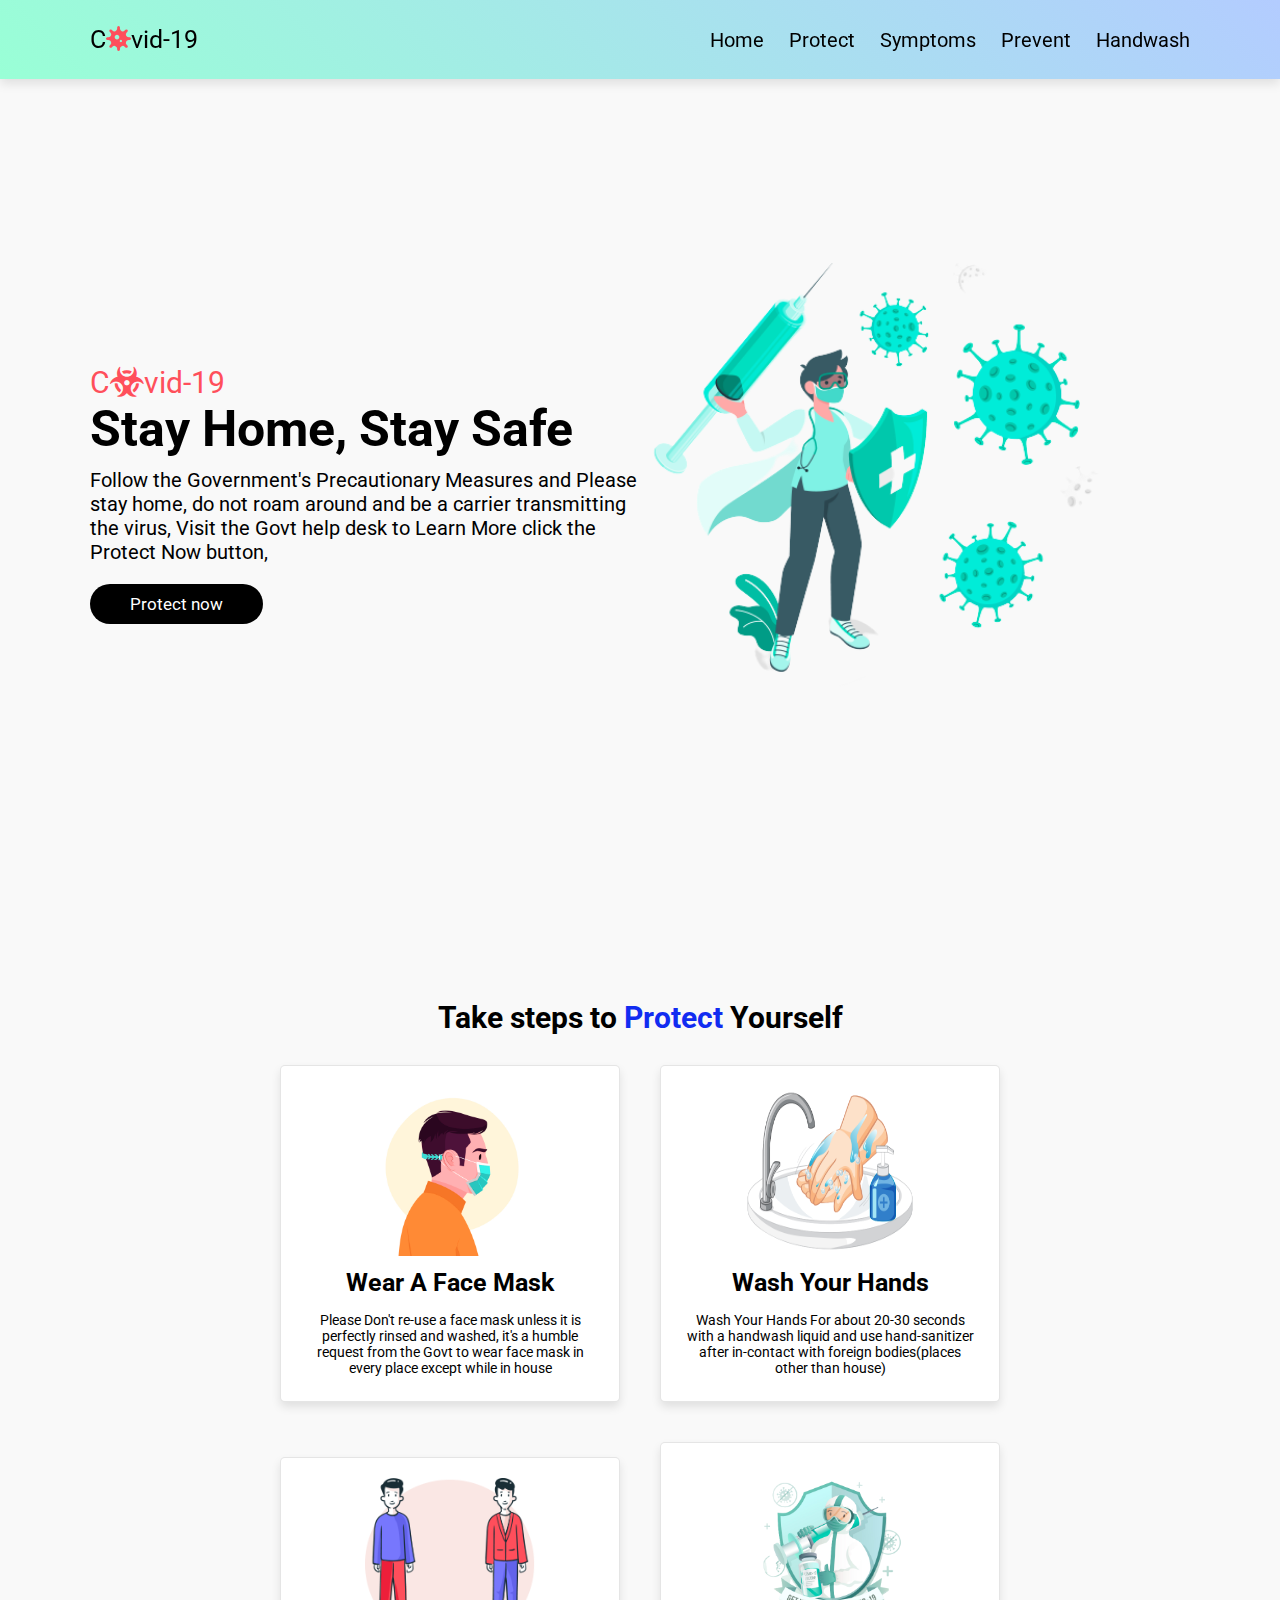
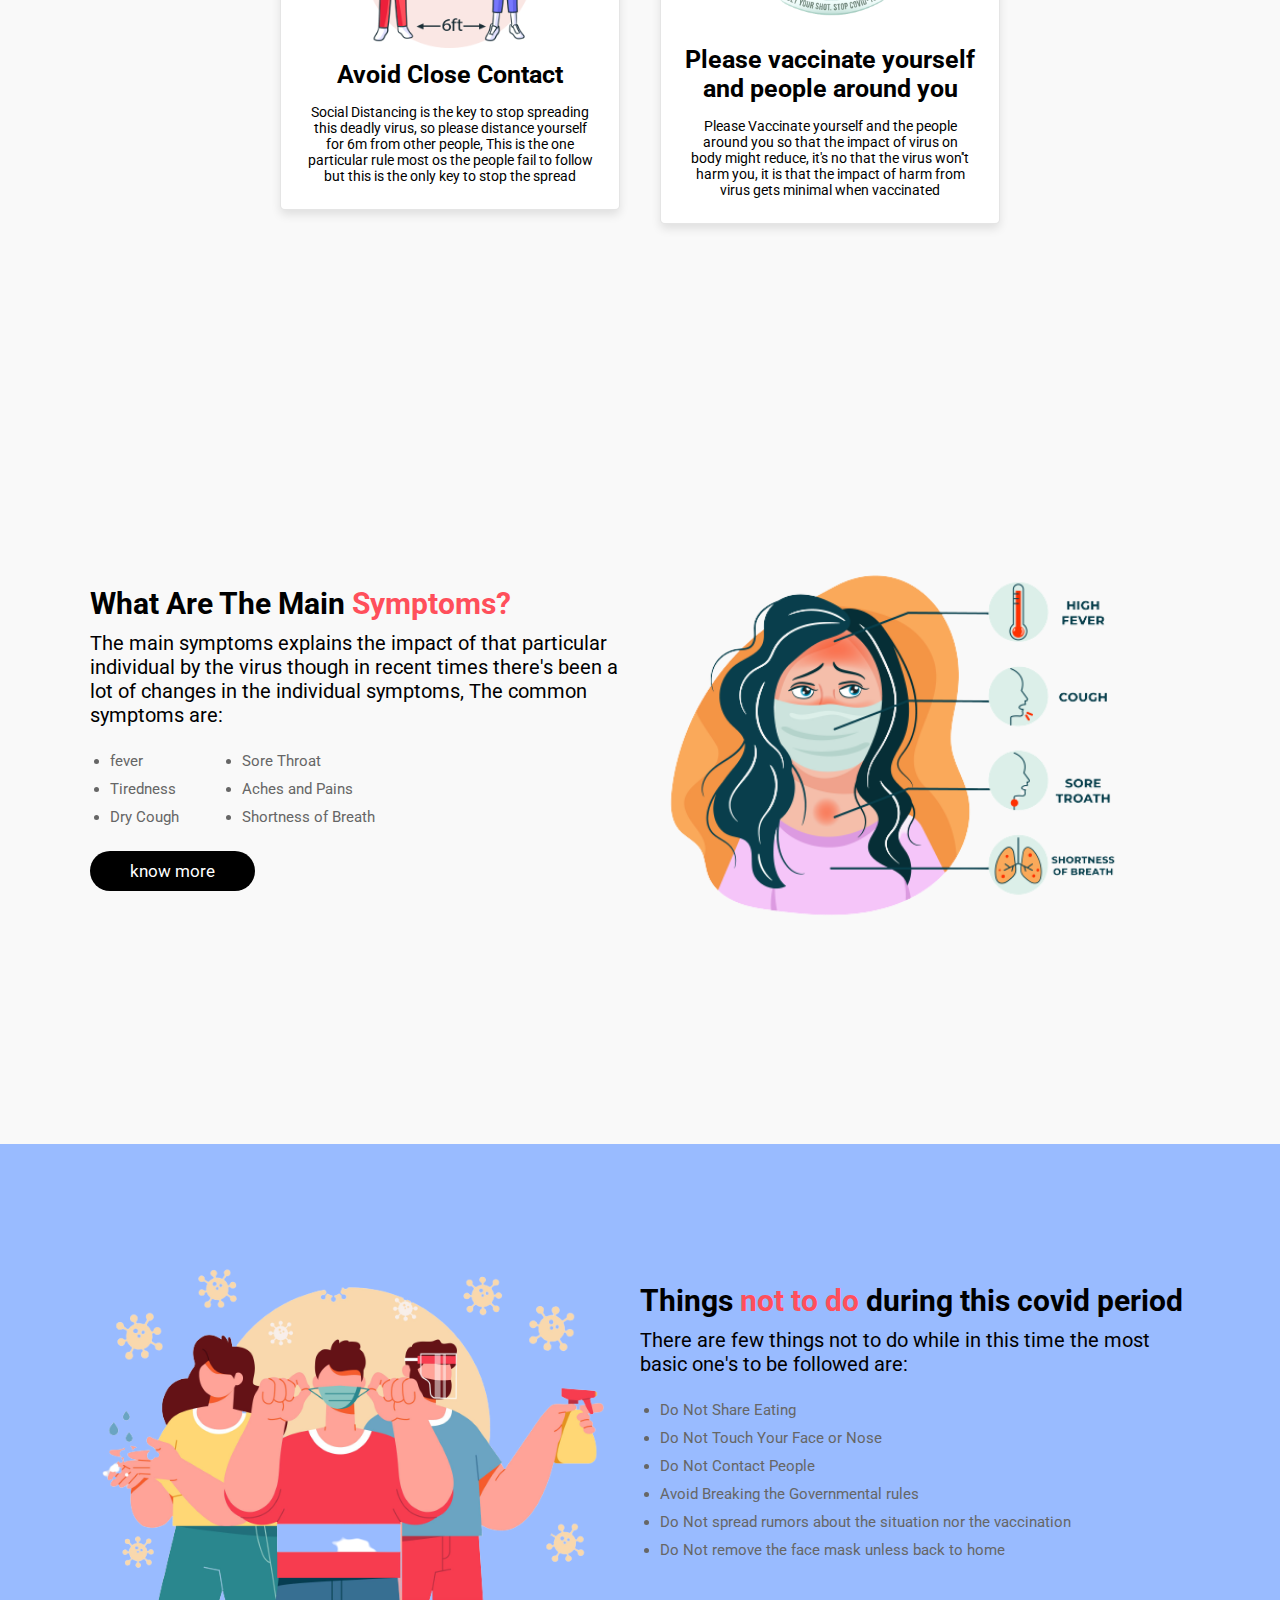
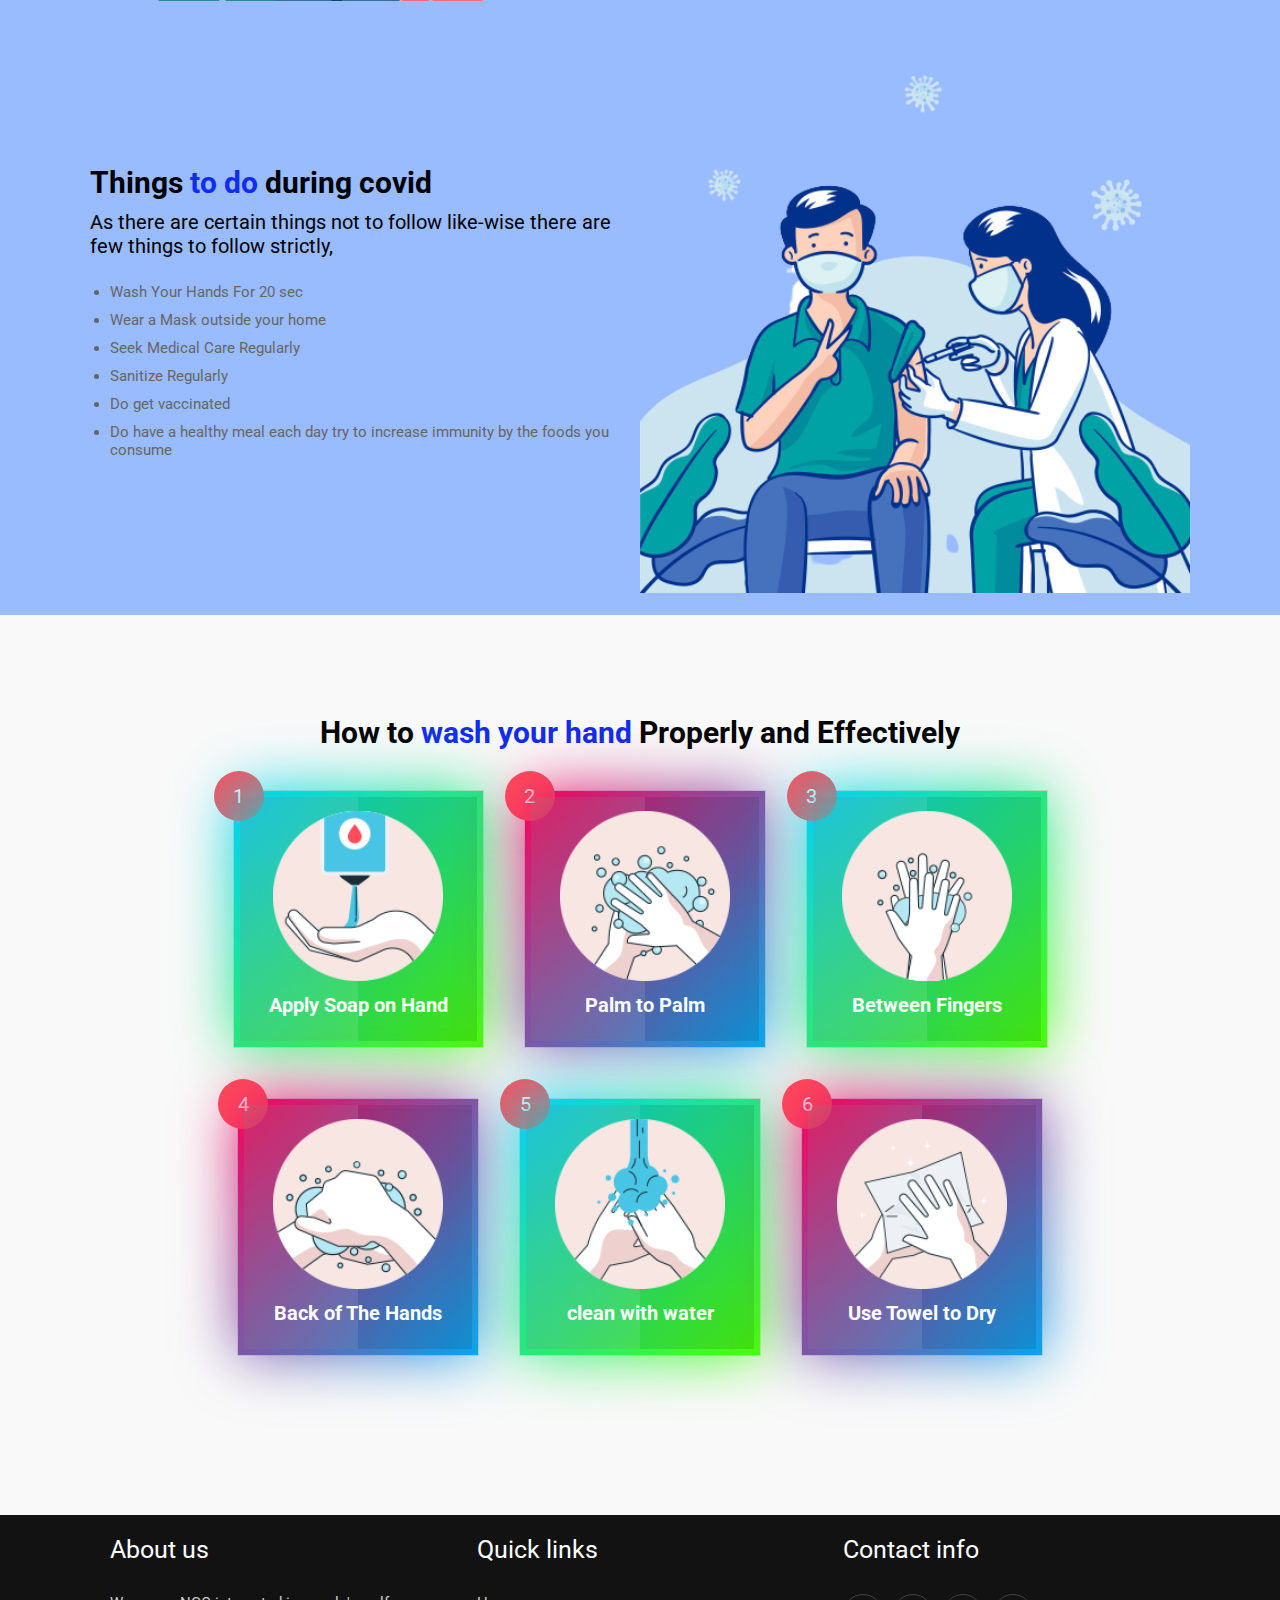
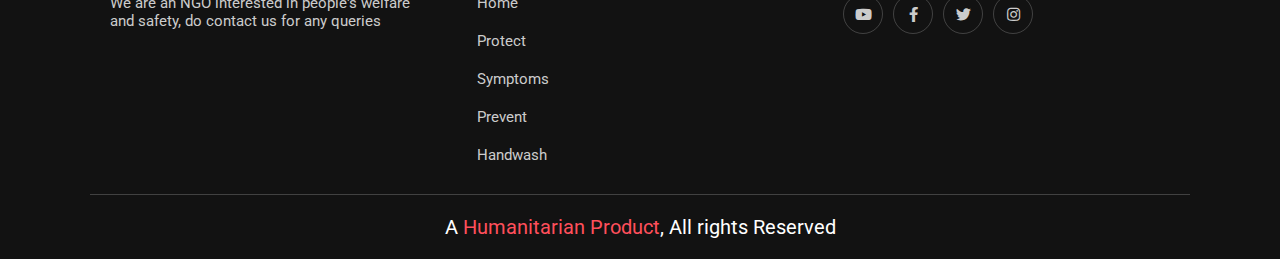
<file: TASK 2/Q1/index.html>
<!DOCTYPE html>
<html>
<head>
	<meta charset="UTF-8">
    <meta name="viewport" content="width=device-width, initial-scale=1.0">
	<title>The Humanitarians</title>

	<!-- font awesome cdn link  -->
    <link rel="stylesheet" href="https://cdnjs.cloudflare.com/ajax/libs/font-awesome/5.15.3/css/all.min.css">

    <!-- custom css file link  -->
    <link rel="stylesheet" href="style.css">

    <link rel="icon" type="text/css" href="images/world.png">

</head>
<body>

<div id="pbar"></div>
<div id="spath"></div>

<!-- header-->

<div class="container">

    <a href="#" class="logo">C<span class="fas fa-virus"></span>vid-19</a>

    <nav class="navbar">
        <ul>
            <li><a href="#home">Home</a></li>
            <li><a href="#protect">Protect</a></li>
            <li><a href="#symtoms">Symptoms</a></li>
            <li><a href="#prevent">Prevent</a></li>
            <li><a href="#handwash">Handwash</a></li>
            
        </ul>
    </nav>

</div>

<!-- home-->

<section class="container1" id="home">

    <div class="column">

        <span>C<span class="fas fa-biohazard"></span>vid-19</span>
        <h3>Stay Home, Stay Safe</h3>
        <p>Follow the Government's Precautionary Measures and Please stay home, do not roam around and be a carrier transmitting the virus, Visit the Govt help desk to Learn More click the Protect Now button, </p>
        <a href="https://www.mygov.in/covid-19" target="_blank" class="btn">Protect now</a>

    </div>

    <div class="column">
        <img src="images/home-img.png" alt="">
    </div>

</section>


<!-- Protect -->

<section id="protect">

    <h1 class="heading">Take steps to <span>Protect</span> Yourself</h1>

    <div class="small-container">

        <div class="box">
            <img src="images/protect-1.jpg" alt="">
            <h3>Wear A Face Mask</h3>
            <p>Please Don't re-use a face mask unless it is perfectly rinsed and washed, it's a humble request from the Govt to wear face mask in every place except while in house  </p>
            
        </div>

        <div class="box">
            <img src="images/protect-2.png" alt="">
            <h3>Wash Your Hands</h3>
            <p>Wash Your Hands For about 20-30 seconds with a handwash liquid and use hand-sanitizer after in-contact with foreign bodies(places other than house)</p>
            
        </div>

        <div class="box">
            <img src="images/protect-3.png" alt="">
            <h3>Avoid Close Contact</h3>
            <p>Social Distancing is the key to stop spreading this deadly virus, so please distance yourself for 6m from other people, This is the one particular rule most os the people fail to follow but this is the only key to stop the spread</p>
            
        </div>

        <div class="box">
            <img src="images/protect-4.png" width=150%; height=150%;>
            <h3>Please vaccinate yourself and people around you </h3>
            <p>Please Vaccinate yourself and the people around you so that the impact of virus on body might reduce, it's no that the virus won''t harm you, it is that the impact of harm from virus gets minimal when vaccinated</p>
        
        </div>

    </div>

</section>

<!-- symtoms-->

<section class="container1" id="symtoms">

    <div class="column2">
        <h1 class="heading">What Are The Main <span>Symptoms?</span></h1>
        <p>The main symptoms explains the impact of that particular individual by the virus though in recent times there's been a lot of changes in the individual symptoms, The common symptoms are: </p>
        <ul>
            <div>
                <li>fever</li>
                <li>Tiredness</li>
                <li>Dry Cough</li>
            </div>
                <div style="padding-left: 4.3rem">
                <li>Sore Throat</li>            
                <li>Aches and Pains</li>
                <li>Shortness of Breath</li>
                </div>
                
            
        </ul>
        <a href="#" class="btn">know more</a>
    </div>

    <div class="column">
        <img src="images/symptoms-img.png" alt="">
    </div>

</section>


<!-- prevent-->

<section class="prevent" id="prevent">

    <div class="row">

        <div class="column">
            <img src="images/dont-img.png" alt="">
        </div>

        <div class="column">
            <h1 class="heading">Things <span>not to do</span> during this covid period</h1>
            <p>There are few things not to do while in this time the most basic one's to be followed are:</p>
            <ul>
                <li>Do Not Share Eating</li>
                <li>Do Not Touch Your Face or Nose</li>
                <li>Do Not Contact  People</li>
                <li>Avoid Breaking the Governmental rules</li>
                <li>Do Not spread rumors about the situation nor the vaccination</li>
                <li>Do Not remove the face mask unless back to home</li>
            </ul>
        </div>

    </div>

    <div class="row">

        <div class="column1">
            <h1 class="heading">Things <span>to do</span> during covid</h1>
            <p>As there are certain things not to follow like-wise there are few things to follow strictly,  </p>
            <ul>
                <li>Wash Your Hands For 20 sec</li>
                <li>Wear a Mask outside your home</li>
                <li>Seek Medical Care Regularly</li>
                <li>Sanitize  Regularly</li>
                <li>Do get vaccinated</li>
                <li>Do have a healthy meal each day try to increase immunity by the foods you consume</li>
            </ul>
        </div>

        <div class="column1">
            <img src="images/do-img.png" alt="">
        </div>

    </div>

</section>


<!-- handwash-->

<section  id="handwash">

    <h1 class="heading">How to <span>wash your hand</span> Properly and Effectively</h1>

    <div class="small-small-container">

        <div class="box">
            <span></span>
            <div class="s">1</div>
            <div class="content1">
            
            <img src="images/hadnwash-1.png" alt="">
            <h3>Apply Soap on Hand</h3>
            </div>
        </div>

        <div class="box">
            <div class="s">2</div>
            <span></span>
            
            <div class="content1">
            
            <img src="images/hadnwash-2.png" alt="">
            <h3>Palm to Palm</h3>
            </div>
        </div>

        <div class="box">
            <div class="s">3</div>
            <span></span>
            
            <div class="content1">
            
            <img src="images/hadnwash-3.png" alt="">
            <h3>Between Fingers</h3>
            </div>
        </div>

        <div class="box">
            <div class="s">4</div>
            <span></span>
            
            <div class="content1">
            
            <img src="images/hadnwash-4.png" alt="">
            <h3>Back of The Hands</h3>
            </div>
        </div>

        <div class="box">
        	<div class="s">5</div>
            <span></span>
            
            <div class="content1">
            
            <img src="images/hadnwash-5.png" alt="">
            <h3>clean with water</h3>
            </div>
        </div>

        <div class="box">
        	<div class="s">6</div>
            <span></span>

            <div class="content1">
            
            <img src="images/hadnwash-6.png" alt="">
            <h3>Use Towel to Dry</h3>
            </div>
        </div>

    </div>

</section>


<!-- footer-->

<section class="footer">

    <div class="box-container">

        <div class="box">
            <h3>About us</h3>
            <p>We are an NGO interested in people's welfare and safety, do contact us for any queries </p>
        </div>

        <div class="box">
            <h3>Quick links</h3>
            <a href="#home">Home</a>
            <a href="#protect">Protect</a>
            <a href="#symtoms">Symptoms</a>
            <a href="#prevent">Prevent</a>
            <a href="#handwash">Handwash</a>
            
        </div>

        <div class="box">
            <h3>Contact info</h3>
            <div class="share">
                <a href="#" class="fab fa-youtube"></a>
                <a href="#" class="fab fa-facebook-f"></a>
                <a href="#" class="fab fa-twitter"></a>
                <a href="#" class="fab fa-instagram"></a>
            </div>
        </div>

    </div>

    <h1 class="credit">A<span> Humanitarian Product</span>, All rights Reserved</h1>

</section>




<!-- jquery cdn link  -->
<script src="https://cdnjs.cloudflare.com/ajax/libs/jquery/3.6.0/jquery.min.js"></script>

<!-- custom js file link  -->
<script src="app.js"></script>

</body>
</html>
</file>
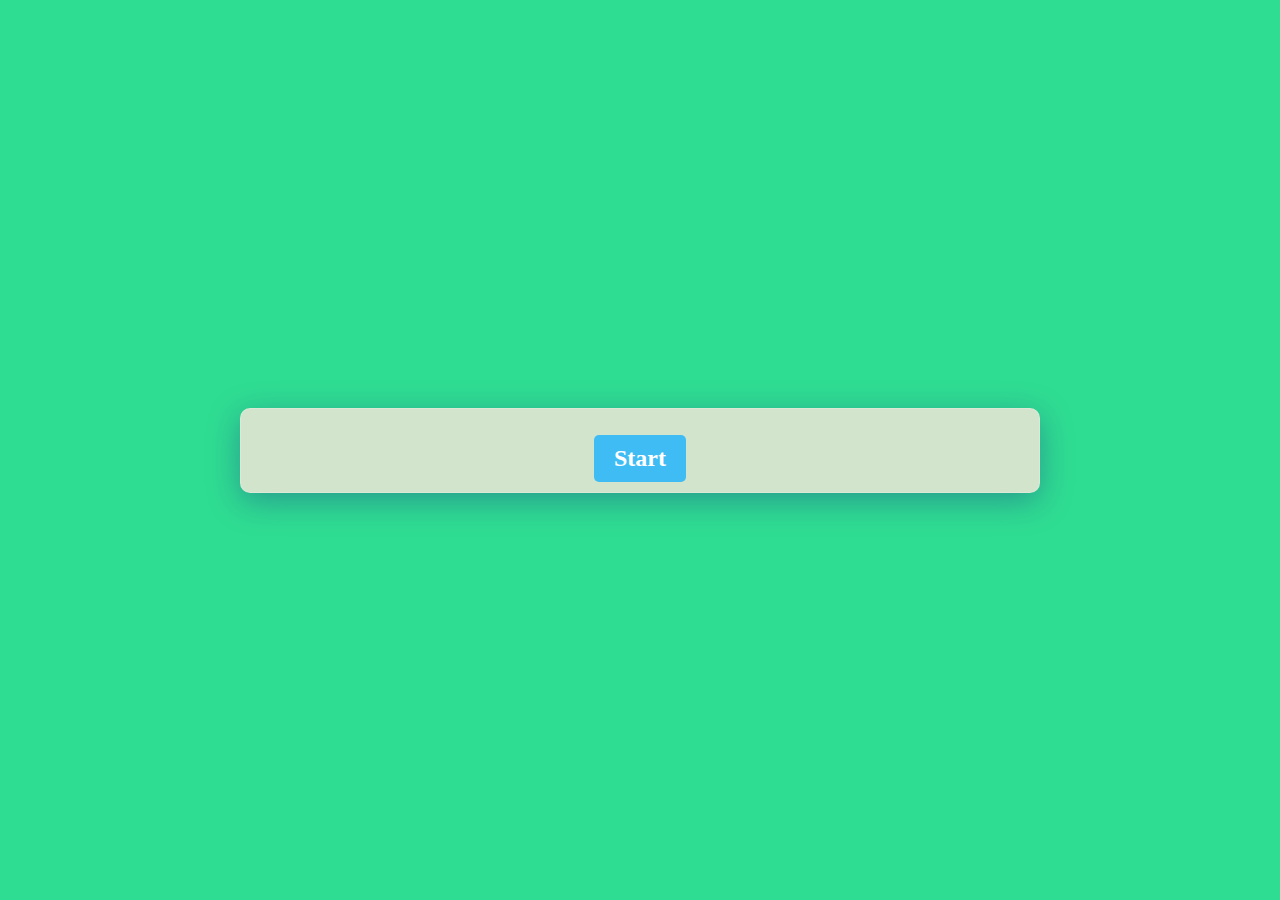
<file: TASk 3/QUIZ_APP/index.html>
<!DOCTYPE html>
<html lang="en">
<head>
  <meta charset="UTF-8">
  <meta name="viewport" content="width=device-width, initial-scale=1.0">
  <meta http-equiv="X-UA-Compatible" content="ie=edge">
  <link href="Style.css" rel="stylesheet">
  <script defer src="Script.js"></script>
  <title>Quiz_App</title>
</head>
<body>
  <div class="container">
    <div id="question-container" class="hide stop">
      <div id="question">Quizzzzz</div>
      <div id="answer-buttons" class="btn-grid">
        <button class="btn">hi</button>
        <button class="btn">hello</button>
        <button class="btn">This Is A Quiz App</button>
        <button class="btn">Default Answer</button>
      </div>
      
    </div>
    <p id="mssg"></p>
    <div class="controls">
      <button id="start-btn" class="start-btn btn">Start</button>
      <button id="next-btn" class="next-btn btn hide">Next</button>
      <button id="stop-btn" class="stop-btn btn hide">stop</button>
    </div>
  </div>
</body>
</html>
</file>
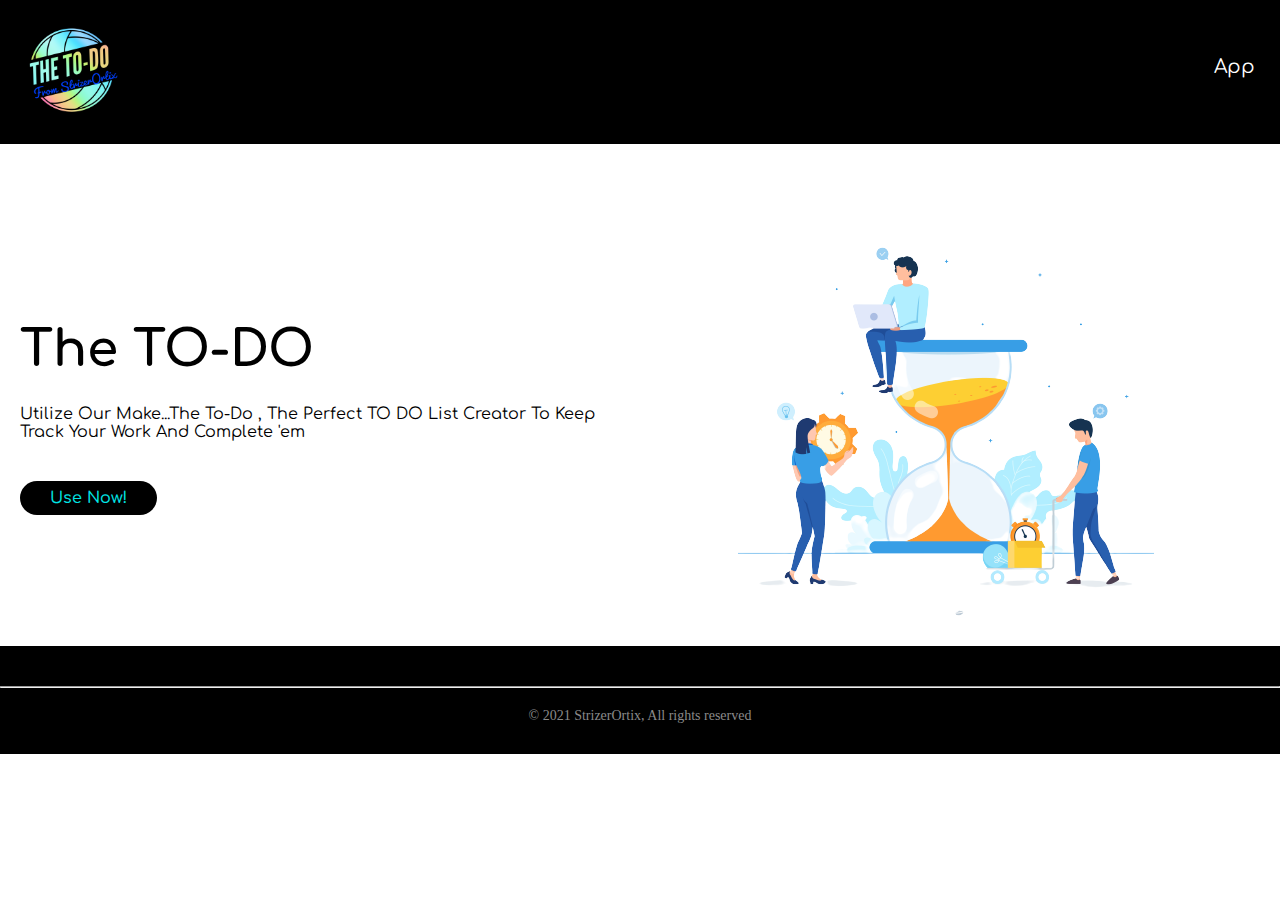
<file: TASk 3/TO_DO_APP/Index.html>
<!DOCTYPE html>
<html>  
    <head>
        <meta charset="utf-8">
        <meta name="viewport" content="width=device-width, initial-scale=1.0">
        <title>THE TO-DO</title>
        <link rel="stylesheet" href="Style.css" />
        <link rel="icon" href="logo.png" />
    </head>
    <body>
        <div class="Container">
            <div class="navbar">
                <div class="logo">
                    <img src="logo.png" alt="logo" width="110" height="110"/>
                </div>
                <nav>
                        <ul>
                            <li><a href="App.html">App</a></li>
                        </ul>
                </nav>
            </div>
            <div class="Content">
                <div class="row">
                    <div class="column1">
                        <h1>The TO-DO</h1>
                        <p>Utilize Our Make...The To-Do , The Perfect TO DO List Creator To Keep Track Your Work And Complete 'em</p>
                        <a class="btn" href="App.html" >Use Now!</a>
                    </div>
                    <div class="column1">
                        <img src="bg.png" />
                    </div>
                </div>
            </div>
        </div>
        <div class="footer">
            <hr>
            <p class="copyright"> © 2021 StrizerOrtix, All rights reserved</p>
        </div>

    </body>
</html>
</file>
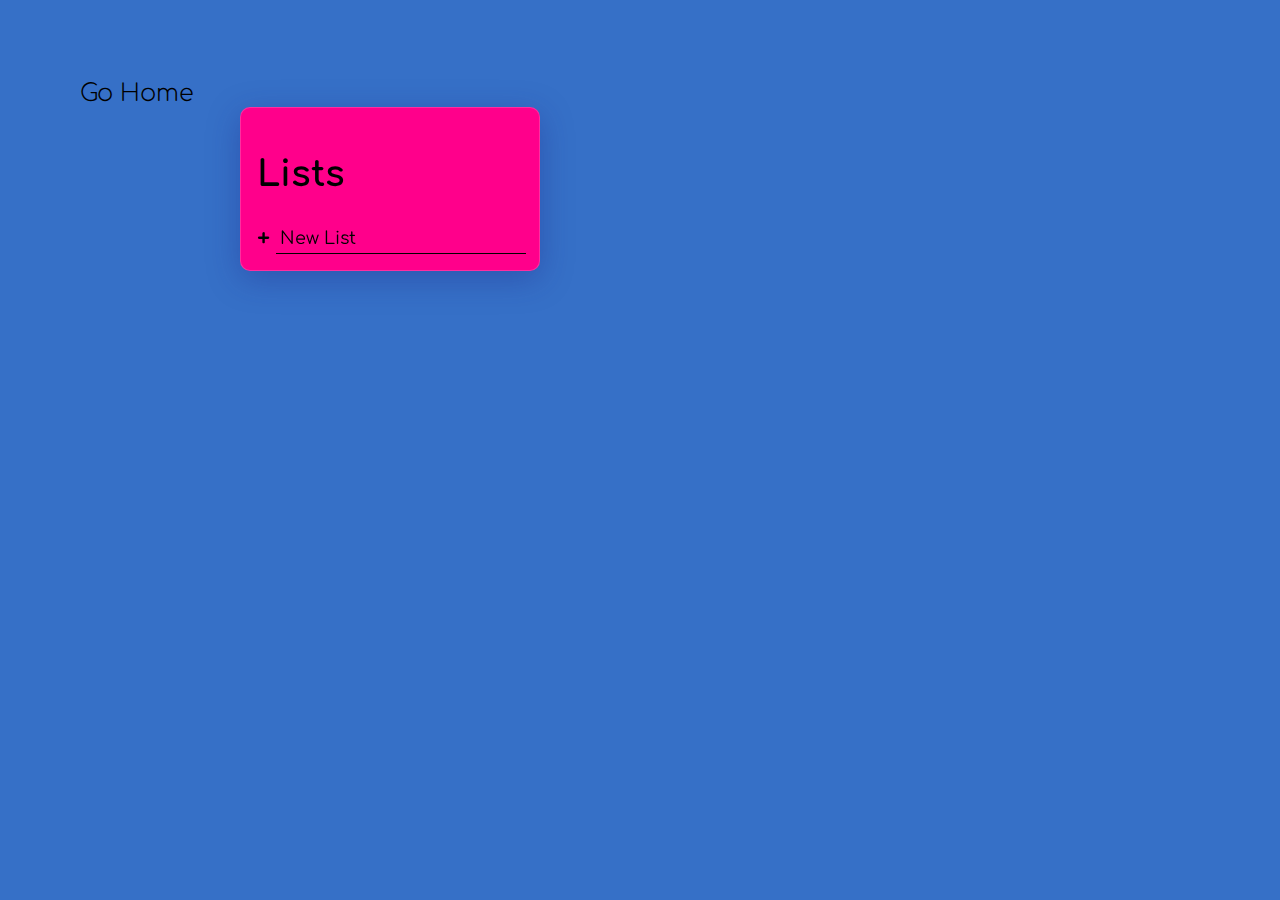
<file: TASk 3/TO_DO_APP/App.html>
<!DOCTYPE html>
<html lang="en">
  <head>
    <meta charset="UTF-8" />
    <meta name="viewport" content="width=device-width, initial-scale=1.0" />
    <meta http-equiv="X-UA-Compatible" content="ie=edge" />
    <title>Todo list</title>
    <link rel="stylesheet" href="AppStyle.css" />
    <script defer src="App.js"></script>
    <link rel="icon" href="logo.png" />
  </head>

  <body>
    <div class="all-tasks">
      <h2 class="task-list-title">Lists</h2>
      <ul class="task-list" data-lists></ul>

      <form action="" data-new-list-form>
        <input 
          type="text"
          class="new list"
          data-new-list-input
          placeholder="New List"
          aria-label="New List"
        />
        <button class="btn create" aria-label="create new list">+</button>
      </form>
    </div>

    <div class="todo-list" data-list-display-container>
      <div class="todo-header">
        <h2 class="list-title" data-list-title>List Name</h2>
        <p class="task-count" data-list-count> tasks remaining</p>
      </div>

      <div class="todo-body">
        <div class="tasks" data-tasks></div>

        <div class="new-task-creator">
            <form action="" data-new-task-form>
                <input 
                  type="text"
                  data-new-task-input
                  class="new task"
                  placeholder="Add Tasks"
                  aria-label="Add Tasks"
                />
                <button class="btn create" aria-label="create new task">+</button>
              </form>
        </div>

        <div class="delete-stuff">
          <button class="btn delete" data-clear-complete-tasks-button>Clear completed tasks</button>
          <button class="btn delete" data-delete-list-button>Delete list</button>
        </div>
      </div>
    </div>

   
    </div>
    <template id="task-template">
      <div class="task">
        <input type="checkbox" />
        <label>
          <span class="custom-checkbox"></span>
        </label>
      </div>
    </template>
    <a class="btn" href="Index.html" >Go Home</a>
  </body>
</html>
</file>
<file: TASK 2/Q1/style.css>
@import url('https://fonts.googleapis.com/css2?family=Roboto:wght@100;300;400&display=swap');
:root {
    --red: #FF4F5B;
    --blue: #112cf1;
    --black: #000;
    --green: #00ff00;
}


/*General*/

* {
    font-family: 'Roboto', sans-serif;
    margin: 0;
    padding: 0;
    box-sizing: border-box;
    outline: none;
    border: none;
    text-decoration: none;
    transition: all .3s cubic-bezier(.16, .8, .62, 1.52);
    /* text-transform: capitalize; */
}

*::selection {
    background: var(--blue);
    color: #fff;
}

section {
    min-height: 100vh;
    padding: 0 7%;
    padding-top: 9rem;
}

.btn {
    display: inline-block;
    margin-top: 1rem;
    padding: 1rem 4rem;
    border-radius: 5rem;
    background: var(--black);
    color: rgb(255, 255, 255);
    overflow: hidden;
    position: relative;
    z-index: 0;
    font-size: 1.7rem;
}

.btn::before {
    content: '';
    position: absolute;
    top: 0;
    left: 0;
    height: 100%;
    width: 100%;
    z-index: -1;
    background: #0099ff;
    clip-path: polygon(0 0, 100% 0, 0 0, 0% 100%);
    transition: .3s linear;
}

.btn:hover::before {
    clip-path: polygon(0 0, 100% 0, 100% 100%, 0% 100%);
}

html {
    font-size: 62.5%;
    /*overflow-x: hidden;*/
}

body {
    background: #f9f9f9;
}

.heading {
    font-size: 3rem;
    color: #000;
}

.heading span {
    color: var(--blue);
}


/*ScroolBar*/

::-webkit-scrollbar {
    width: 0;
}

#spath {
    position: fixed;
    top: 0;
    right: 0;
    width: 10px;
    height: 100%;
    background: rgba(255, 255, 255, 0.05);
}

#pbar {
    position: fixed;
    top: 0;
    right: 0;
    width: 10px;
    background: linear-gradient(to top, #008aff, #00ffe7);
    animation: animate 5s linear infinite;
}

@keyframes animate {
    0%,
    100% {
        filter: hue-rotate(0deg);
    }
    50% {
        filter: hue-rotate(360deg);
    }
}

#pbar:before {
    content: '';
    position: absolute;
    top: 0;
    left: 0;
    width: 100%;
    height: 100%;
    background: linear-gradient(to top, #008aff, #00ffe7);
    filter: blur(10px);
}

#pbar:after {
    content: '';
    position: absolute;
    top: 0;
    left: 0;
    width: 100%;
    height: 100%;
    background: linear-gradient(to top, #008aff, #00ffe7);
    filter: blur(30px);
}


/*Navbar*/

.container {
    width: 100%;
    background: linear-gradient(45deg, #99ffd6, #b3ccff);
    display: flex;
    align-items: center;
    justify-content: space-between;
    position: fixed;
    top: 0;
    left: 0;
    z-index: 1000;
    padding: 2.5rem 7%;
    box-shadow: 0 .5rem 1rem rgba(0, 0, 0, .1);
}

.logo {
    font-size: 2.5rem;
    color: #000;
}

.logo span {
    color: var(--red);
}

.navbar ul {
    display: flex;
    align-items: center;
    justify-content: center;
    list-style: none;
}

.navbar ul li {
    margin-left: 2.5rem;
}

.navbar ul li a {
    color: #000;
    font-size: 2rem;
}

.navbar ul li a:hover {
    color: var(--red);
    border-bottom: .2rem solid var(--red);
    border-top: .2rem solid var(--red);
    padding: .7rem 0;
}

.navbar ul li a:focus {
    color: var(--red);
    border-bottom: .2rem solid var(--red);
    padding: .7rem 0;
}


/*Home*/

.container1 {
    display: flex;
    align-items: center;
    justify-content: center;
    flex-wrap: wrap;
}

.column img {
    height: 100%;
    width: 100%;
    object-fit: cover;
    flex: 1 1 40rem;
    padding-right: 3rem;
}

.column {
    flex: 1 1 40rem;
}

.column span {
    color: var(--red);
    font-size: 3rem;
}

.column h3 {
    color: #000;
    font-size: 5rem;
}

.column p {
    color: #000;
    font-size: 2rem;
    padding: 1rem 0;
}

.column2 img {
    height: 100%;
    width: 100%;
    object-fit: cover;
    flex: 1 1 40rem;
    padding-right: 3rem;
}

.column2 {
    flex: 1 1 40rem;
}

.column2 span {
    color: var(--red);
    font-size: 3rem;
}

.column2 h3 {
    color: #000;
    font-size: 5rem;
}

.column2 p {
    color: #000;
    font-size: 2rem;
    padding: 1rem 0;
}

.column1 img {
    height: 100%;
    width: 100%;
    object-fit: cover;
    flex: 1 1 40rem;
    /* padding-left: 2rem; */
}

.column1 {
    flex: 1 1 40rem;
}

.column1 span {
    color: var(--blue);
    font-size: 3rem;
}

.column1 h3 {
    color: #000;
    font-size: 5rem;
}

.column1 p {
    color: #000;
    font-size: 2rem;
    padding: 1rem 0;
}


/*protect*/

#protect .heading {
    text-align: center;
    padding: 1rem;
}

.small-container {
    display: flex;
    align-items: center;
    justify-content: center;
    flex-wrap: wrap;
}

.small-container .box {
    background: #fff;
    border: .1rem solid rgba(0, 0, 0, .1);
    padding: 2rem;
    margin: 2rem;
    width: 34rem;
    border-radius: .5rem;
    box-shadow: 0 .5rem 1rem rgba(0, 0, 0, .1);
    text-align: center;
    transition: 0.5s;
}

.small-container .box img {
    height: 17rem;
    width: 17rem;
}

.small-container .box h3 {
    font-size: 2.5rem;
    color: #000;
    padding: 1rem 0;
}

.small-container .box p {
    font-size: 1.4rem;
    color: #000;
    padding: .5rem;
}

.small-container .box:hover {
    transform: translateY(-1rem);
}


/*Symtoms*/

.column ul {
    display: block;
    flex-wrap: wrap;
    padding: 1rem 0;
    /*padding-left: 4.5rem;*/
}

.column ul li {
    margin-left: 2rem;
    font-size: 1.5rem;
    color: #666;
    padding: .5rem 0;
    /*color: #fff;*/
}

.column2 ul {
    display: flex;
    flex-wrap: wrap;
    padding: 1rem 0;
    /*padding-left: 4.5rem;*/
}

.column2 ul li {
    margin-left: 2rem;
    font-size: 1.5rem;
    color: #666;
    padding: .5rem 0;
    /*color: #fff;*/
}

.column1 ul {
    display: block;
    flex-wrap: wrap;
    padding: 1rem 0;
    /*padding-left: 4.5rem;*/
}

.column1 ul li {
    margin-left: 2rem;
    font-size: 1.5rem;
    color: #666;
    padding: .5rem 0;
    /*color: #fff;*/
}


/*Prevent*/

.prevent {
    background: #99bbff;
}

.row {
    display: flex;
    align-items: center;
    justify-content: center;
    flex-wrap: wrap;
    padding: 2rem 0;
}

.row .image {
    flex: 1 1 37rem;
    height: 35rem;
    text-align: center;
}

.row .column ul {
    display: block;
    flex-wrap: wrap;
    padding: 1rem 0;
    /*padding-left: 4.5rem;*/
}

.row .column ul li {
    margin-left: 2rem;
    font-size: 1.5rem;
    color: #666;
    padding: .5rem 0;
    /*color: #fff;*/
}

.small-small-container {
    display: flex;
    align-items: center;
    justify-content: center;
    flex-wrap: wrap;
}

.small-small-container .box {
    /*background:#fff;*/
    border: .1rem solid rgba(0, 0, 0, .1);
    margin: 2rem;
    margin-top: 3rem;
    padding: 2rem 3.5rem;
    text-align: center;
    position: relative;
    transition: 0.5s;
}

.small-small-container .box:hover {
    transform: translateY(-2rem);
}

.small-small-container .box::before {
    content: '';
    position: absolute;
    top: 0;
    left: 0;
    width: 100%;
    height: 100%;
    background: linear-gradient(45deg, #ffbc00, #ff0058);
}

.small-small-container .box::after {
    content: '';
    position: absolute;
    top: 0;
    left: 0;
    width: 100%;
    height: 100%;
    background: linear-gradient(45deg, #ffbc00, #ff0058);
    filter: blur(30px);
}

.small-small-container .box:nth-child(even)::before,
.small-small-container .box:nth-child(even)::after {
    background: linear-gradient(315deg, #03a9f4, #ff0058);
}

.small-small-container .box:nth-child(odd)::before,
.small-small-container .box:nth-child(odd)::after {
    background: linear-gradient(315deg, #4dff03, #00d0ff);
}

.small-small-container .box span {
    position: absolute;
    top: 6px;
    left: 6px;
    right: 6px;
    bottom: 6px;
    background: rgba(0, 0, 0, .1);
    z-index: 2;
}

.small-small-container .box span::before {
    content: '';
    position: absolute;
    top: 0;
    left: 0;
    width: 50%;
    height: 100%;
    background: rgba(255, 255, 255, 0.1);
    pointer-events: none;
}

.small-small-container .box .content1 img {
    height: 17rem;
    width: 17rem;
}

.small-small-container .box .content1 h3 {
    font-size: 2rem;
    color: #fff;
    padding: 1rem 0;
}

.small-small-container .box .content1 {
    position: relative;
    z-index: 10;
}

.small-small-container .box .s {
    display: block;
    position: absolute;
    top: -2rem;
    left: -2rem;
    height: 5rem;
    width: 5rem;
    line-height: 5rem;
    font-size: 2rem;
    color: #fff;
    background: var(--red);
    border-radius: 5rem;
}

#handwash {
    padding-bottom: 4rem;
}

#handwash .heading {
    text-align: center;
    padding: 1rem;
}


/*Footer*/

.footer {
    min-height: auto;
    padding-top: 0;
    background: #121212;
}

.footer .box-container {
    display: flex;
    justify-content: center;
    flex-wrap: wrap;
}

.footer .box-container .box {
    flex: 1 1 25rem;
    margin: 2rem;
}

.footer .box-container .box h3 {
    font-size: 2.5rem;
    color: #fff;
    padding-bottom: 2rem;
    font-weight: normal;
}

.footer .box-container .box p {
    font-size: 1.5rem;
    color: #ccc;
    padding: 1rem 0;
}

.footer .box-container .box p i {
    padding-right: 1rem;
    color: var(--red);
}

.footer .box-container .box a {
    font-size: 1.5rem;
    color: #ccc;
    padding: 1rem 0;
    display: block;
}

.footer .box-container .box a:hover {
    color: var(--red);
}

.footer .box-container .box .share {
    display: flex;
    flex-wrap: wrap;
    padding: 1rem 0;
}

.footer .box-container .box .share a {
    height: 4rem;
    width: 4rem;
    line-height: 2rem;
    text-align: center;
    border-radius: 5rem;
    border: .1rem solid #fff3;
    margin-right: 1rem;
}

.footer .box-container .box .share a:hover {
    background: #fff;
}

.footer .credit {
    padding: 2rem 1rem;
    text-align: center;
    color: #fff;
    font-weight: normal;
    font-size: 2rem;
    border-top: .1rem solid #fff3;
}

.footer .credit span {
    color: var(--red);
}
</file>
<file: TASk 3/QUIZ_APP/Style.css>
*, *::before, *::after {
  box-sizing: border-box;
  font-family: Gotham Rounded;
}

body {
  padding: 0;
  margin: 0;
  display: flex;
  width: 100vw;
  height: 100vh;
  justify-content: center;
  align-items: center;
  background-color: #2FDD92;
}

body.correct {
  background-color: #49FF00;
  color: #000000;
}

body.wrong {
  background-color: #8E0505;
}

.container {
  width: 800px;
  max-width: 80%;
  padding: 10px;
  background: #D3E4CD;
  box-shadow: 0 8px 32px 0 rgba( 31, 38, 135, 0.37 );
  backdrop-filter: blur( 1.5px );
  -webkit-backdrop-filter: blur( 1.5px );
  border-radius: 10px;
  border: 1px solid rgba( 255, 255, 255, 0.18 );

}
.btn-grid {
  display: grid;
  grid-template-columns: repeat(2, auto);
  gap: 10px;
  margin: 20px 0;
}

.btn {
  background-color: #40bcf5;
  border: 1px solid hsl(var(--hue), 100%, 30%);

  border-radius: 5px;
  padding: 5px 10px;
  color: white;
  outline: none;
}

.btn:hover {
  border-color: black;
}

.btn.correct {
  background-color: #49FF00;
  color: black;
}

.btn.wrong {
  background-color: #630000;
}

.start-btn, .next-btn , .stop-btn{
  font-size: 1.5rem;
  font-weight: bold;
  padding: 10px 20px;
}

.controls {
  display: flex;
  justify-content: center;
  align-items: center;
}

.hide {
  display: none;
}
</file>
<file: TASk 3/TO_DO_APP/Style.css>
@import url('https://fonts.googleapis.com/css2?family=Comfortaa:wght@400;500;700&display=swap');
*{
    padding: 0;
    margin: 0;
    box-sizing: border-box;

}

/* Home */

.navbar{
    display: flex;
    align-items: center;
    padding: 15px;
    margin: auto;
    background: #000;
}
nav{
    flex: 2;
    text-align: right;
    padding-bottom: 12px;
}
nav ul{
    display: inline-block;
    list-style-type: none;
}
nav ul li{
    display: inline-block;
    padding: 10px;
    list-style-type: none;
}
a{
    text-decoration: none;
}
nav a{
    color:#fff !important;
    font-size:1.2rem;
    font-family: 'Comfortaa', cursive;
    font-weight: 400;
}
a:active, a:hover{
    text-decoration: none;
}
.Content{
    max-width: 1300px;
    margin: auto;
    padding-right: 20px;
    padding-left: 20px;
}
.Content .row{
    margin-top: 70px;
}
.row{
    display: flex;
    align-items: center;
    flex-wrap: wrap;
    justify-content: space-around;
}
.column1 {
    flex-basis: 50%;
    min-width: 300px;
}
.column1 h1{
    font-family: 'Comfortaa', cursive;
    font-weight: 700;
    font-size: 50px;
    line-height: 60px;
    margin: 25px  0;
}
p {
    margin: 0 0 10px;
}
.column1 p{
    font-family: 'Comfortaa', cursive;
    font-weight: 400;
}
.btn{
    font-family: 'Comfortaa', cursive;
    font-weight: 500;
    display: inline-block;
    background: #000000;
    color: #00e6e6;
    padding: 8px  30px;
    margin: 30px 0;
    border-radius: 30px;
    transition-timing-function: linear;
    transition: transform 0.4s;
}
.btn:hover{
    background: #ff008c;
    color: #000;
    font-weight:700;
    transform: translateY(-10px);
}

.footer {
    background: #000000;
    color: #8a8a8a;
    font-size: 14px;
    margin-top: 20px;
    padding: 40px 0 20px;
}
.copyright {
    margin-top: 20px;
    text-align: center;
}
</file>
<file: TASk 3/TO_DO_APP/AppStyle.css>
@import url('https://fonts.googleapis.com/css2?family=Comfortaa:wght@400;500;700&display=swap');

  
  *,
  *::before,
  *::after {
    font-family: 'Comfortaa', cursive;
    box-sizing: border-box;
  }
  a{
    text-decoration: none;

  }
  body {
    margin: 5rem;
    font-family: "Work Sans", sans-serif;
    font-weight: 300;
    font-size: 1.5rem;
    background-color: rgb(54, 112, 199);
    color: #000;
    display: grid;
    grid: "header header header header" auto "...... lists  active ......" auto/1fr minmax(100px, 300px) minmax(250px, 500px) 1fr;
  }
  
  .all-tasks {
    grid-area: lists;
    background: rgba( 255, 0, 139, 1 );
    box-shadow: 0 8px 32px 0 rgba( 31, 38, 135, 0.37 );
    backdrop-filter: blur( 0px );
    -webkit-backdrop-filter: blur( 0px );
    border-radius: 10px;
    border: 1px solid rgba( 255, 255, 255, 0.18 );
    padding: 1rem;
  }
  
  .task-list {
    font-size: 1.2rem;
    line-height: 1.7;
    list-style: circle;
    padding-left: 1.1em;
  }
  
  .list-name {
    cursor: pointer;
  }
  
  .list-name:hover {
    opacity: 0.7;
  }
  
  form {
    display: flex;
  }
  
  .btn {
    cursor: pointer;
    background: 0;
    border: 0;
    padding: 0;
    color: black;
  }
  
  .btn.create {
    font-size: 1.5rem;
    font-weight: 900;
    margin-right: 0.25em;
    transition: opacity 250ms ease-in;

  }
  
  .btn.create:hover {
    color: white;
  }
  
  .btn.delete {
    opacity: 0.7;
    font-size: 1rem;
    transition: color 200ms;
  }
  
  .btn.delete:hover {
    color: rgba(0, 0, 0, 0.658);
  }
  
  .new {
    background: transparent;
    border: 0;
    color: black;
    border-bottom: 1px solid currentColor;
    font-size: inherit;
    outline: none;
    padding: 0.25em;
    transition: border-bottom 150ms ease-in;
    order: 2;
  }
  
  .new::-webkit-input-placeholder , .new:-ms-input-placeholder , .new::-ms-input-placeholder {
    opacity: 1;
  }
 
  .new::placeholder {
    opacity: 1;
    color:#000;
  }
  
  .new:focus {
    border-bottom-width: 3px;
  }
  
  .new:focus::-webkit-input-placeholder {
    opacity: 0.15;
  }
  
  .new:focus:-ms-input-placeholder {
    opacity: 0.15;
  }
  
  .new:focus::-ms-input-placeholder {
    opacity: 0.15;
  }
  
  .new:focus::placeholder {
    opacity: 0.15;
  }
  
  .new.list {
    font-size: 1.1rem;
  }
  
  .new.task {
    margin-bottom: 0;
  }
  
  .active-list {
    font-weight: 700;
  }
  
  .todo-list {
    --spacer: 2rem;
    grid-area: active;
    color: #000;
  }
  
  .todo-header {
    background: rgba( 255, 0, 139, 1 );
    box-shadow: 0 8px 32px 0 rgba( 31, 38, 135, 0.37 );
    backdrop-filter: blur( 0px );
    -webkit-backdrop-filter: blur( 0px );
    border-radius: 10px;
    border: 1px solid rgba( 255, 255, 255, 0.18 );
    margin: 10px;
    padding:15px;
    display: flex;
    align-items: center;
    justify-content: space-between;

  }
  
  .list-title {
    margin: 0 1em 0 0;
  }
  
  .task-count {
    margin: 0;
    font-size: 1rem;
  }
  
  .todo-body {
    background: rgba( 255, 0, 139, 1 );
    box-shadow: 0 8px 32px 0 rgba( 31, 38, 135, 0.37 );
    backdrop-filter: blur( 0px );
    -webkit-backdrop-filter: blur( 0px );
    border-radius: 10px;
    border: 1px solid rgba( 255, 255, 255, 0.18 );
    margin: 10px;
    padding:15px;   
  }
  
  .new-task-creator .create {
    color: black;
  }
  
  [type="checkbox"] {
    opacity: 0;
    position: absolute;
  }
  
  .task label {
    display: flex-inline;
    align-items: center;
    position: relative;
  }
  
  .task {
    position: relative;
    margin-bottom: 1.25em;
  }
  
  .task::after {
    content: "";
    position: absolute;
    right: 0;
    left: 0;
    bottom: -0.5em;
    height: 1px;
    background: currentColor;
    opacity: 0.1;
  }
  
  .custom-checkbox {
    --size: 0.75em;
    display: inline-block;
    width: var(--size);
    height: var(--size);
    margin-right: var(--size);
    cursor: pointer;
    border: 2px solid currentColor;
    border-radius: 50%;
    -webkit-transform: scale(1);
            transform: scale(1);
    transition: -webkit-transform 300ms ease-in-out;
    transition: transform 300ms ease-in-out;
    transition: transform 300ms ease-in-out, -webkit-transform 300ms ease-in-out;
  }
  
  .task:hover .custom-checkbox,
  [type="checkbox"]:focus + label .custom-checkbox {
    -webkit-transform: scale(1.2);
            transform: scale(1.2);
    color: #000;
  }
  
  [type="checkbox"]:checked + label .custom-checkbox {
    background: #000;
    border-color: rgba( 255, 0, 139, 1 );
    box-shadow: inset 0 0 0px 2px white;
  }
  
  [type="checkbox"]:checked + label {
    opacity: 0.5;
  }
  
  .task label::after {
    content: "";
    position: absolute;
    left: 0;
    right: 0;
    left: 1.5em;
    top: 50%;
    height: 3px;
    background: currentColor;
    -webkit-transform: scaleX(0);
            transform: scaleX(0);
    -webkit-transform-origin: right;
            transform-origin: right;
    transition: -webkit-transform 150ms ease-in-out;
    transition: transform 150ms ease-in-out;
    transition: transform 150ms ease-in-out, -webkit-transform 150ms ease-in-out;
  }
  
  [type="checkbox"]:checked + label::after {
    -webkit-transform: scaleX(1);
            transform: scaleX(1);
    -webkit-transform-origin: left;
            transform-origin: left;
  }
  
  .delete-stuff {
    display: flex;
    justify-content: space-evenly;
    position: absolute;
    width: 100%;
    left: 0;
    bottom: -35px;
    color: #000;
  }
</file>
